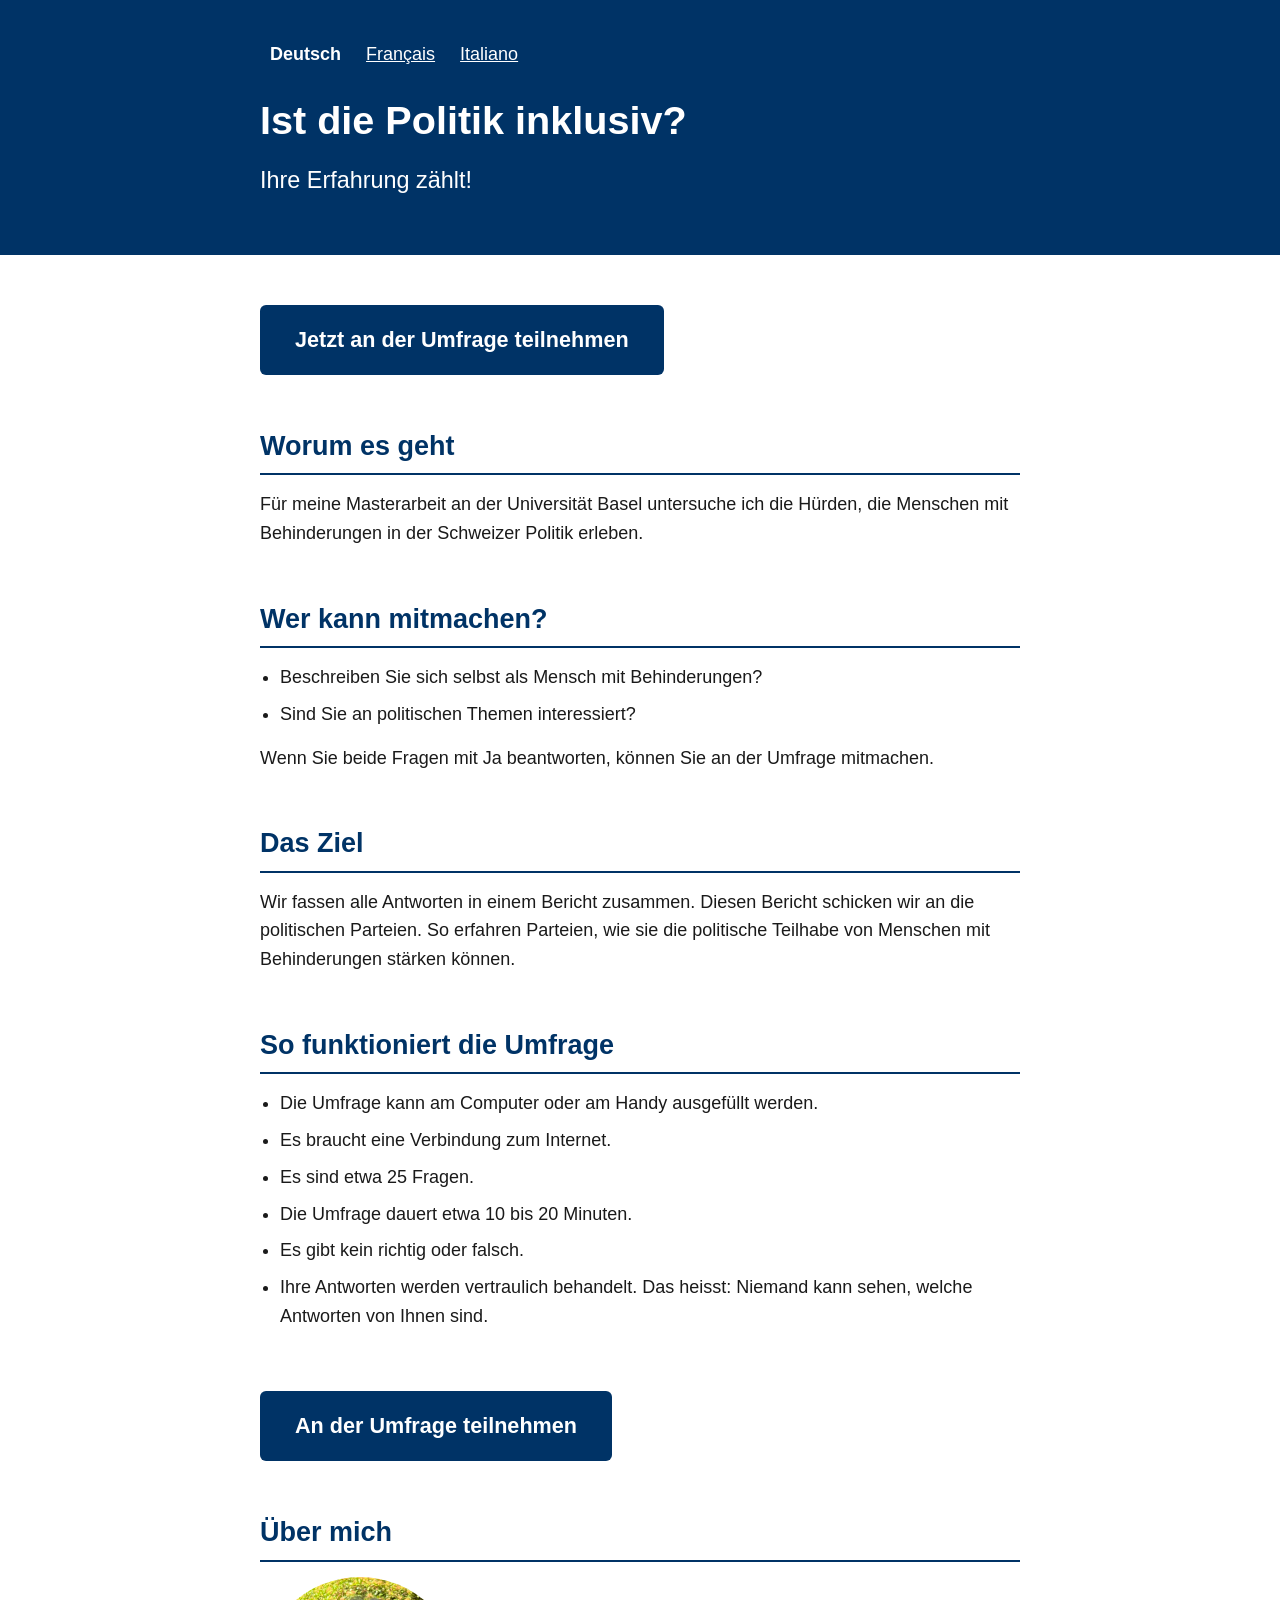
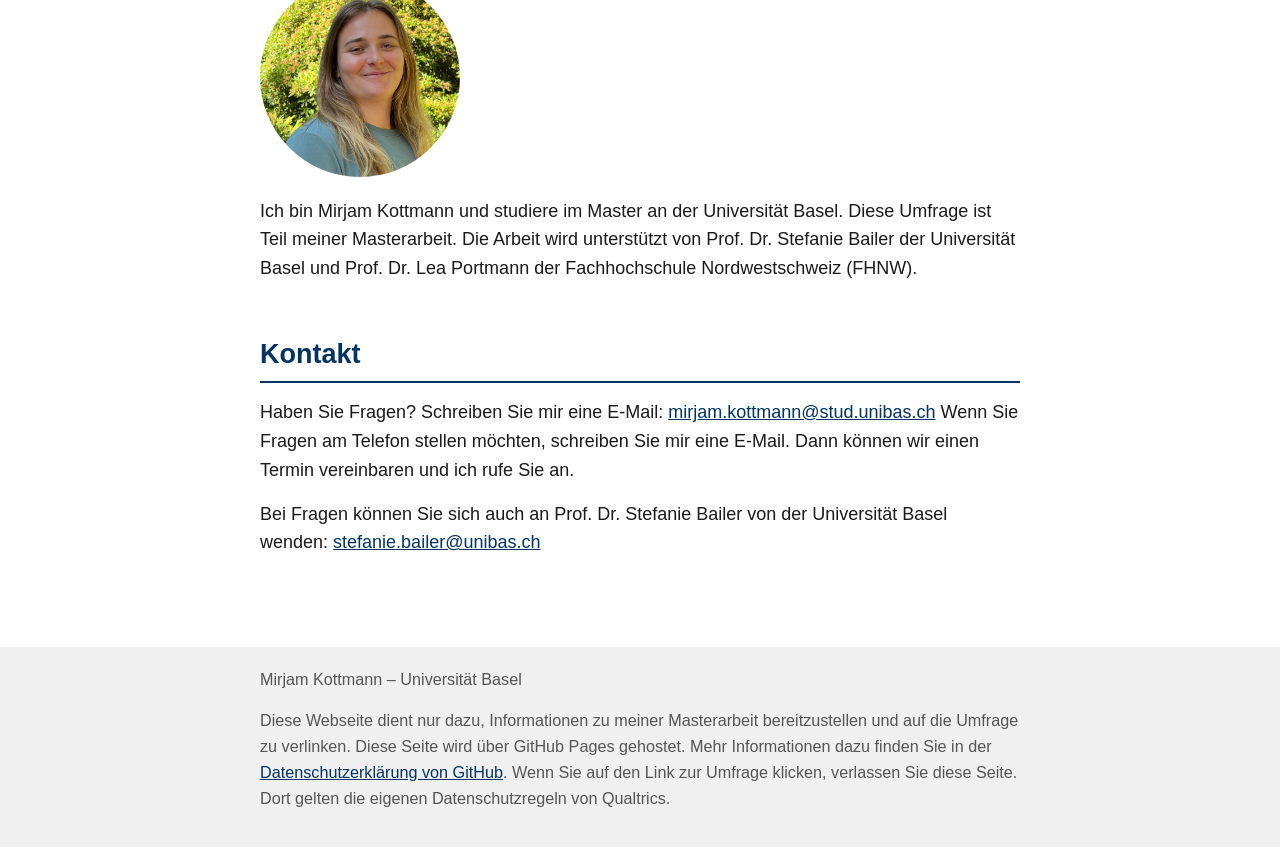
<file: index.html>
<!DOCTYPE html>
<html lang="de">
<head>
    <meta charset="UTF-8">
    <meta name="viewport" content="width=device-width, initial-scale=1.0">
    <meta name="robots" content="noindex">
    <title>Ist die Politik inklusiv? – Umfrage</title>
    <link rel="stylesheet" href="style.css">
</head>
<body>

    <header>
        <div class="header-inner">
        <nav aria-label="Sprachauswahl">
            <a href="index.html" aria-current="page">Deutsch</a>
            <a href="index-fr.html">Français</a>
            <a href="index-it.html">Italiano</a>
        </nav>
        <h1>Ist die Politik inklusiv?</h1>
        <p class="untertitel">Ihre Erfahrung zählt!</p>
        </div>
    </header>
    
    <main>
        <section class="umfrage-button">
    <a href="https://unibaslabss.eu.qualtrics.com/jfe/form/SV_eVTS7m2X1BOIshU" class="button" target="_blank" rel="noopener noreferrer">Jetzt an der Umfrage teilnehmen</a>
</section>

        <section>
            <h2>Worum es geht</h2>
            <p>Für meine Masterarbeit an der Universität Basel untersuche ich die Hürden, die Menschen mit Behinderungen in der Schweizer Politik erleben.</p>
        </section>

        <section>
            <h2>Wer kann mitmachen?</h2>
            <ul>
                <li>Beschreiben Sie sich selbst als Mensch mit Behinderungen?</li>
                <li>Sind Sie an politischen Themen interessiert?</li>
            </ul>
            <p>Wenn Sie beide Fragen mit Ja beantworten, können Sie an der Umfrage mitmachen.</p>
        </section>

        <section>
            <h2>Das Ziel</h2>
            <p>Wir fassen alle Antworten in einem Bericht zusammen. Diesen Bericht schicken wir an die politischen Parteien. So erfahren Parteien, wie sie die politische Teilhabe von Menschen mit Behinderungen stärken können.</p>
        </section>

        <section>
            <h2>So funktioniert die Umfrage</h2>
            <ul>
                <li>Die Umfrage kann am Computer oder am Handy ausgefüllt werden.</li>
                <li>Es braucht eine Verbindung zum Internet.</li>
                <li>Es sind etwa 25 Fragen.</li>
                <li>Die Umfrage dauert etwa 10 bis 20 Minuten.</li>
                <li>Es gibt kein richtig oder falsch.</li>
                <li>Ihre Antworten werden vertraulich behandelt. Das heisst: Niemand kann sehen, welche Antworten von Ihnen sind.</li>
            </ul>
        </section>

        <section class="umfrage-button">
            <a href="https://unibaslabss.eu.qualtrics.com/jfe/form/SV_eVTS7m2X1BOIshU" class="button" target="_blank" rel="noopener noreferrer"> An der Umfrage teilnehmen</a>
        </section>

        <section>
            <h2>Über mich</h2>
            <img src="foto.jpg" alt="Foto von Mirjam Kottmann">
            <p>Ich bin Mirjam Kottmann und studiere im Master an der Universität Basel. Diese Umfrage ist Teil meiner Masterarbeit. Die Arbeit wird unterstützt von Prof. Dr. Stefanie Bailer der Universität Basel und Prof. Dr. Lea Portmann der Fachhochschule Nordwestschweiz (FHNW).</p>
        </section>

        <section>
            <h2>Kontakt</h2>
            <p>Haben Sie Fragen? Schreiben Sie mir eine E-Mail: <a href="mailto:mirjam.kottmann@stud.unibas.ch">mirjam.kottmann@stud.unibas.ch</a> Wenn Sie Fragen am Telefon stellen möchten, schreiben Sie mir eine E-Mail. Dann können wir einen Termin vereinbaren und ich rufe Sie an.</p>
            <p>Bei Fragen können Sie sich auch an Prof. Dr. Stefanie Bailer von der Universität Basel wenden: <a href="mailto:stefanie.bailer@unibas.ch">stefanie.bailer@unibas.ch</a></p>
        </section>

    </main>

    <footer>
        <div class="footer-inner">
        <p>Mirjam Kottmann – Universität Basel</p>
        <p class="datenschutz">Diese Webseite dient nur dazu, Informationen zu meiner Masterarbeit bereitzustellen und auf die Umfrage zu verlinken. Diese Seite wird über GitHub Pages gehostet. Mehr Informationen dazu finden Sie in der <a href="https://docs.github.com/de/site-policy/privacy-policies/github-general-privacy-statement#automatically">Datenschutzerklärung von GitHub</a>. Wenn Sie auf den Link zur Umfrage klicken, verlassen Sie diese Seite. Dort gelten die eigenen Datenschutzregeln von Qualtrics.</p>
        </div>
    </footer>

</body>
</html>
</file>
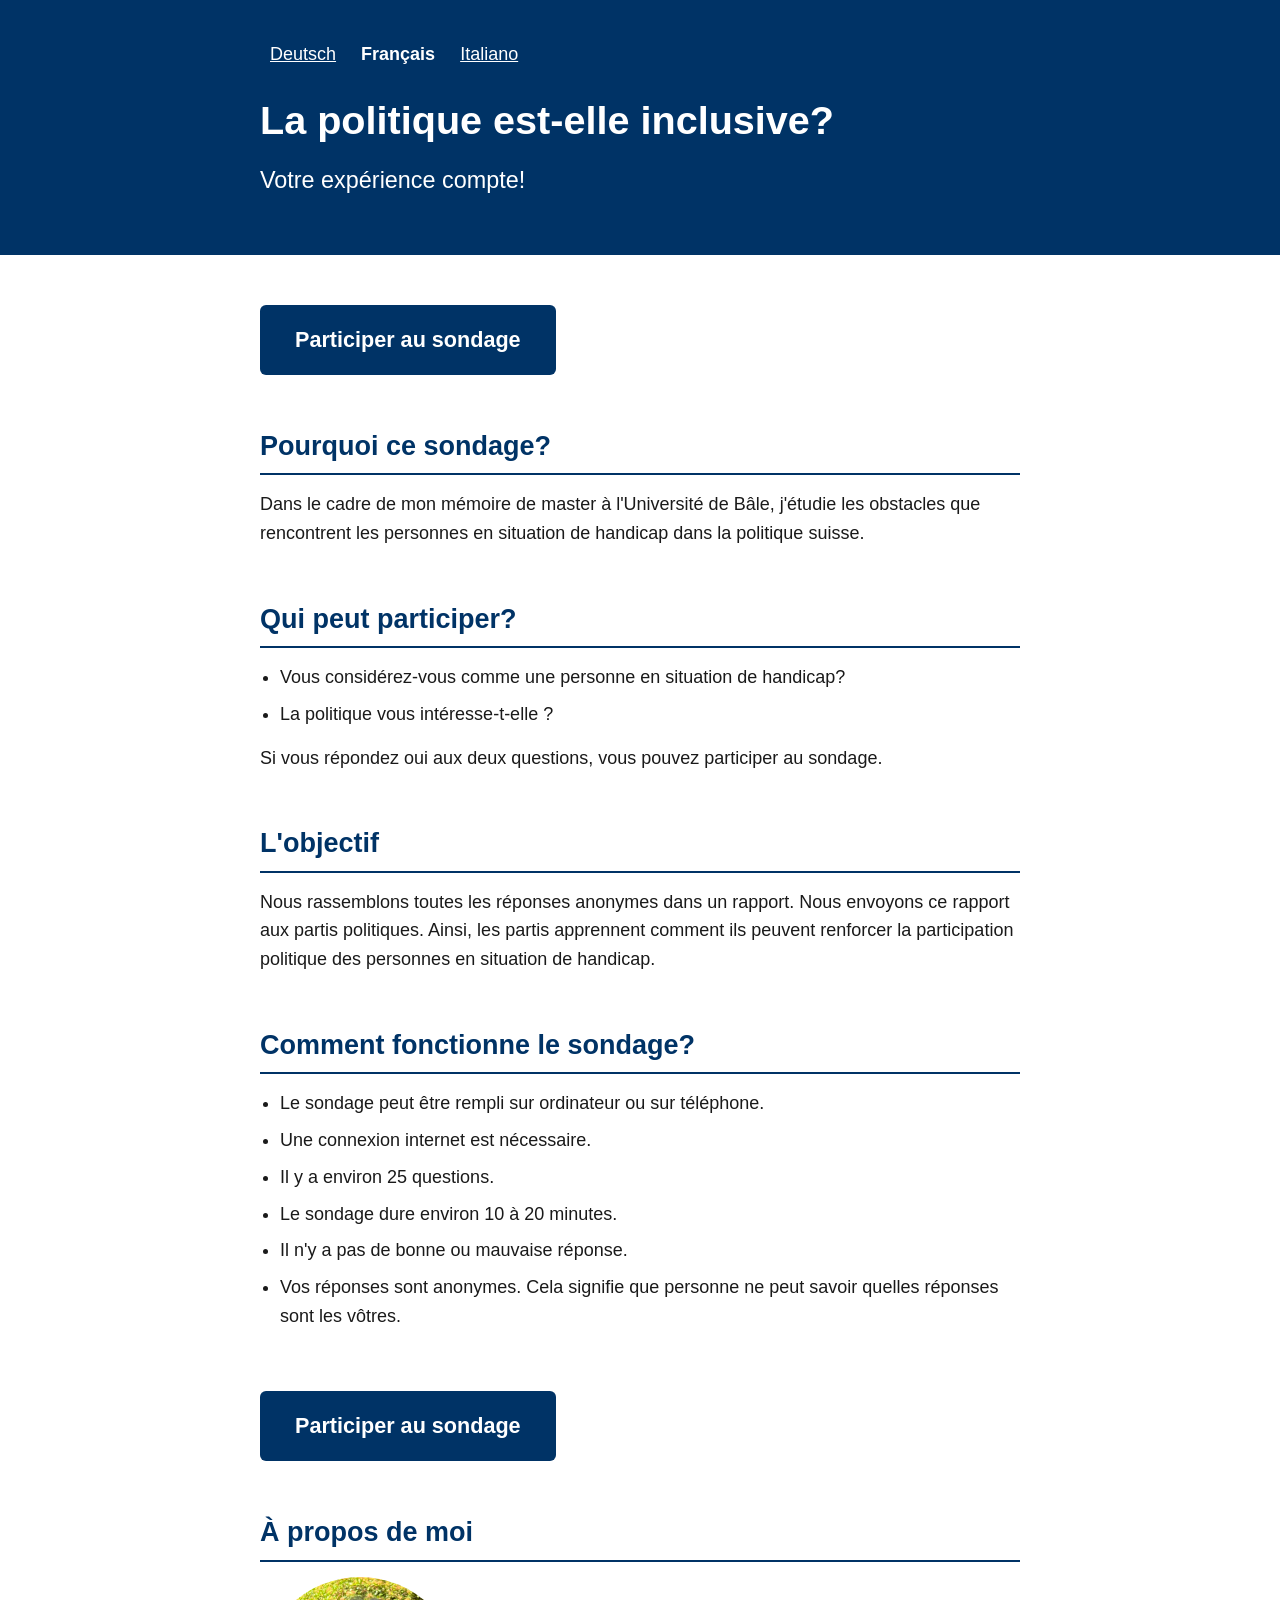
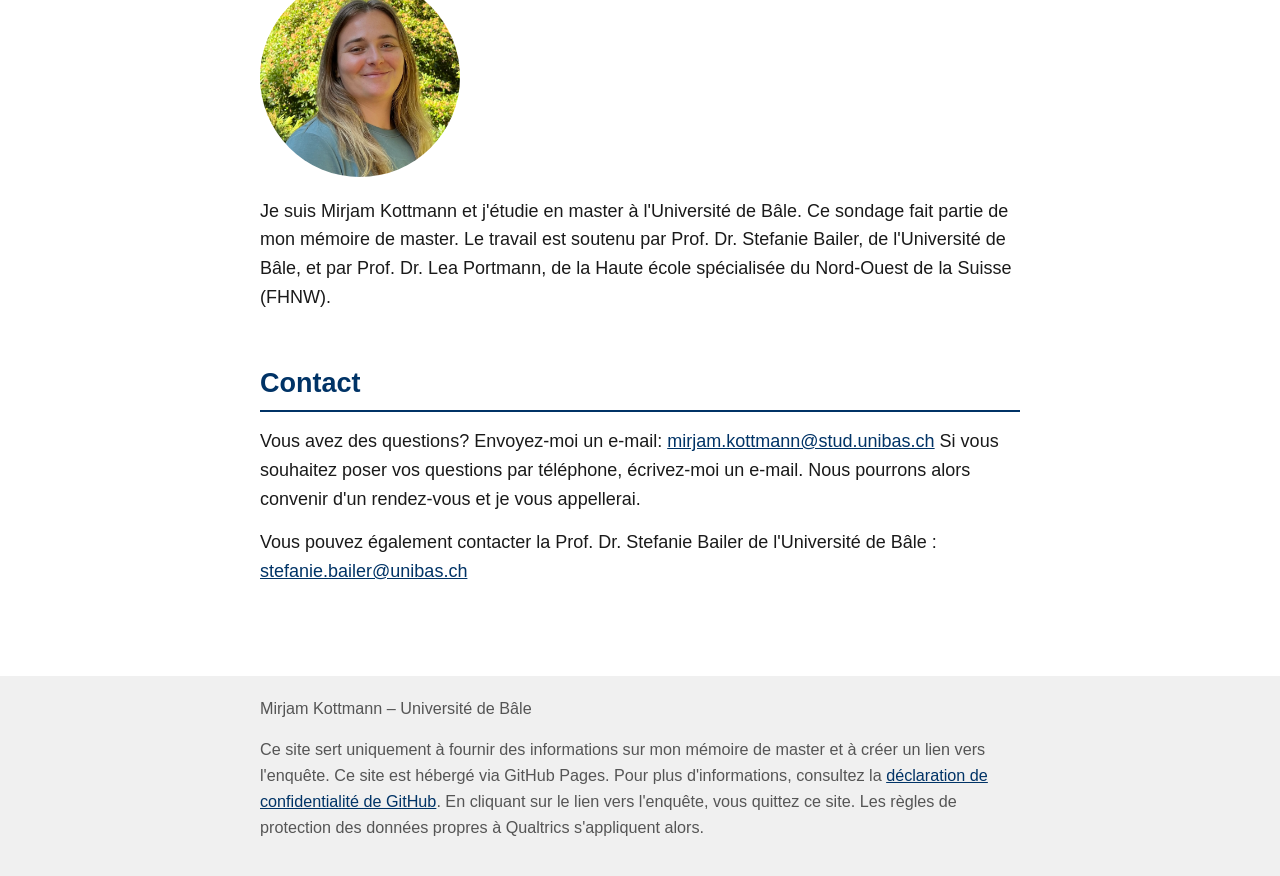
<file: index-fr.html>
<!DOCTYPE html>
<html lang="fr">
<head>
    <meta charset="UTF-8">
    <meta name="viewport" content="width=device-width, initial-scale=1.0">
    <meta name="robots" content="noindex">
    <title>La politique est-elle inclusive? – Sondage</title>
    <link rel="stylesheet" href="style.css">
</head>
<body>

    <header>
        <div class="header-inner">
        <nav aria-label="Choix de la langue">
            <a href="index.html">Deutsch</a>
            <a href="index-fr.html" aria-current="page">Français</a>
            <a href="index-it.html">Italiano</a>
        </nav>
        <h1>La politique est-elle inclusive?</h1>
        <p class="untertitel">Votre expérience compte!</p>
        </div>
    </header>

    <main>
        <section class="umfrage-button">
    <a href="https://unibaslabss.eu.qualtrics.com/jfe/form/SV_eVTS7m2X1BOIshU" class="button" target="_blank" rel="noopener noreferrer">Participer au sondage</a>
</section>

        <section>
            <h2>Pourquoi ce sondage?</h2>
            <p>Dans le cadre de mon mémoire de master à l'Université de Bâle, j'étudie les obstacles que rencontrent les personnes en situation de handicap dans la politique suisse.</p>
        </section>

        <section>
            <h2>Qui peut participer?</h2>
            <ul>
                <li>Vous considérez-vous comme une personne en situation de handicap?</li>
                <li>La politique vous intéresse-t-elle ?</li>
            </ul>
            <p>Si vous répondez oui aux deux questions, vous pouvez participer au sondage.</p>
        </section>

        <section>
            <h2>L'objectif</h2>
            <p>Nous rassemblons toutes les réponses anonymes dans un rapport. Nous envoyons ce rapport aux partis politiques. Ainsi, les partis apprennent comment ils peuvent renforcer la participation politique des personnes en situation de handicap.</p>
        </section>

        <section>
            <h2>Comment fonctionne le sondage?</h2>
            <ul>
                <li>Le sondage peut être rempli sur ordinateur ou sur téléphone.</li>
                <li>Une connexion internet est nécessaire.</li>
                <li>Il y a environ 25 questions.</li>
                <li>Le sondage dure environ 10 à 20 minutes.</li>
                <li>Il n'y a pas de bonne ou mauvaise réponse.</li>
                <li>Vos réponses sont anonymes. Cela signifie que personne ne peut savoir quelles réponses sont les vôtres.</li>
            </ul>
        </section>

        <section class="umfrage-button">
            <a href="https://unibaslabss.eu.qualtrics.com/jfe/form/SV_eVTS7m2X1BOIshU" class="button" target="_blank" rel="noopener noreferrer">Participer au sondage</a>
        </section>

        <section>
            <h2>À propos de moi</h2>
            <img src="foto.jpg" alt="Photo de Mirjam Kottmann">
            <p>Je suis Mirjam Kottmann et j'étudie en master à l'Université de Bâle. Ce sondage fait partie de mon mémoire de master. Le travail est soutenu par Prof. Dr. Stefanie Bailer, de l'Université de Bâle, et par Prof. Dr. Lea Portmann, de la Haute école spécialisée du Nord-Ouest de la Suisse (FHNW).</p>
        </section>

        <section>
            <h2>Contact</h2>
            <p>Vous avez des questions? Envoyez-moi un e-mail: <a href="mailto:mirjam.kottmann@stud.unibas.ch">mirjam.kottmann@stud.unibas.ch</a> Si vous souhaitez poser vos questions par téléphone, écrivez-moi un e-mail. Nous pourrons alors convenir d'un rendez-vous et je vous appellerai.</p>
            <p>Vous pouvez également contacter la Prof. Dr. Stefanie Bailer de l'Université de Bâle : <a href="mailto:stefanie.bailer@unibas.ch">stefanie.bailer@unibas.ch</a></p>
        </section>

    </main>

    <footer>
        <div class="footer-inner">
        <p>Mirjam Kottmann – Université de Bâle</p>
        <p class="datenschutz">Ce site sert uniquement à fournir des informations sur mon mémoire de master et à créer un lien vers l'enquête. Ce site est hébergé via GitHub Pages. Pour plus d'informations, consultez la <a href="https://docs.github.com/en/site-policy/privacy-policies/github-general-privacy-statement#automatically">déclaration de confidentialité de GitHub</a>. En cliquant sur le lien vers l'enquête, vous quittez ce site. Les règles de protection des données propres à Qualtrics s'appliquent alors.</p>
        </div>
    </footer>

</body>
</html>
</file>
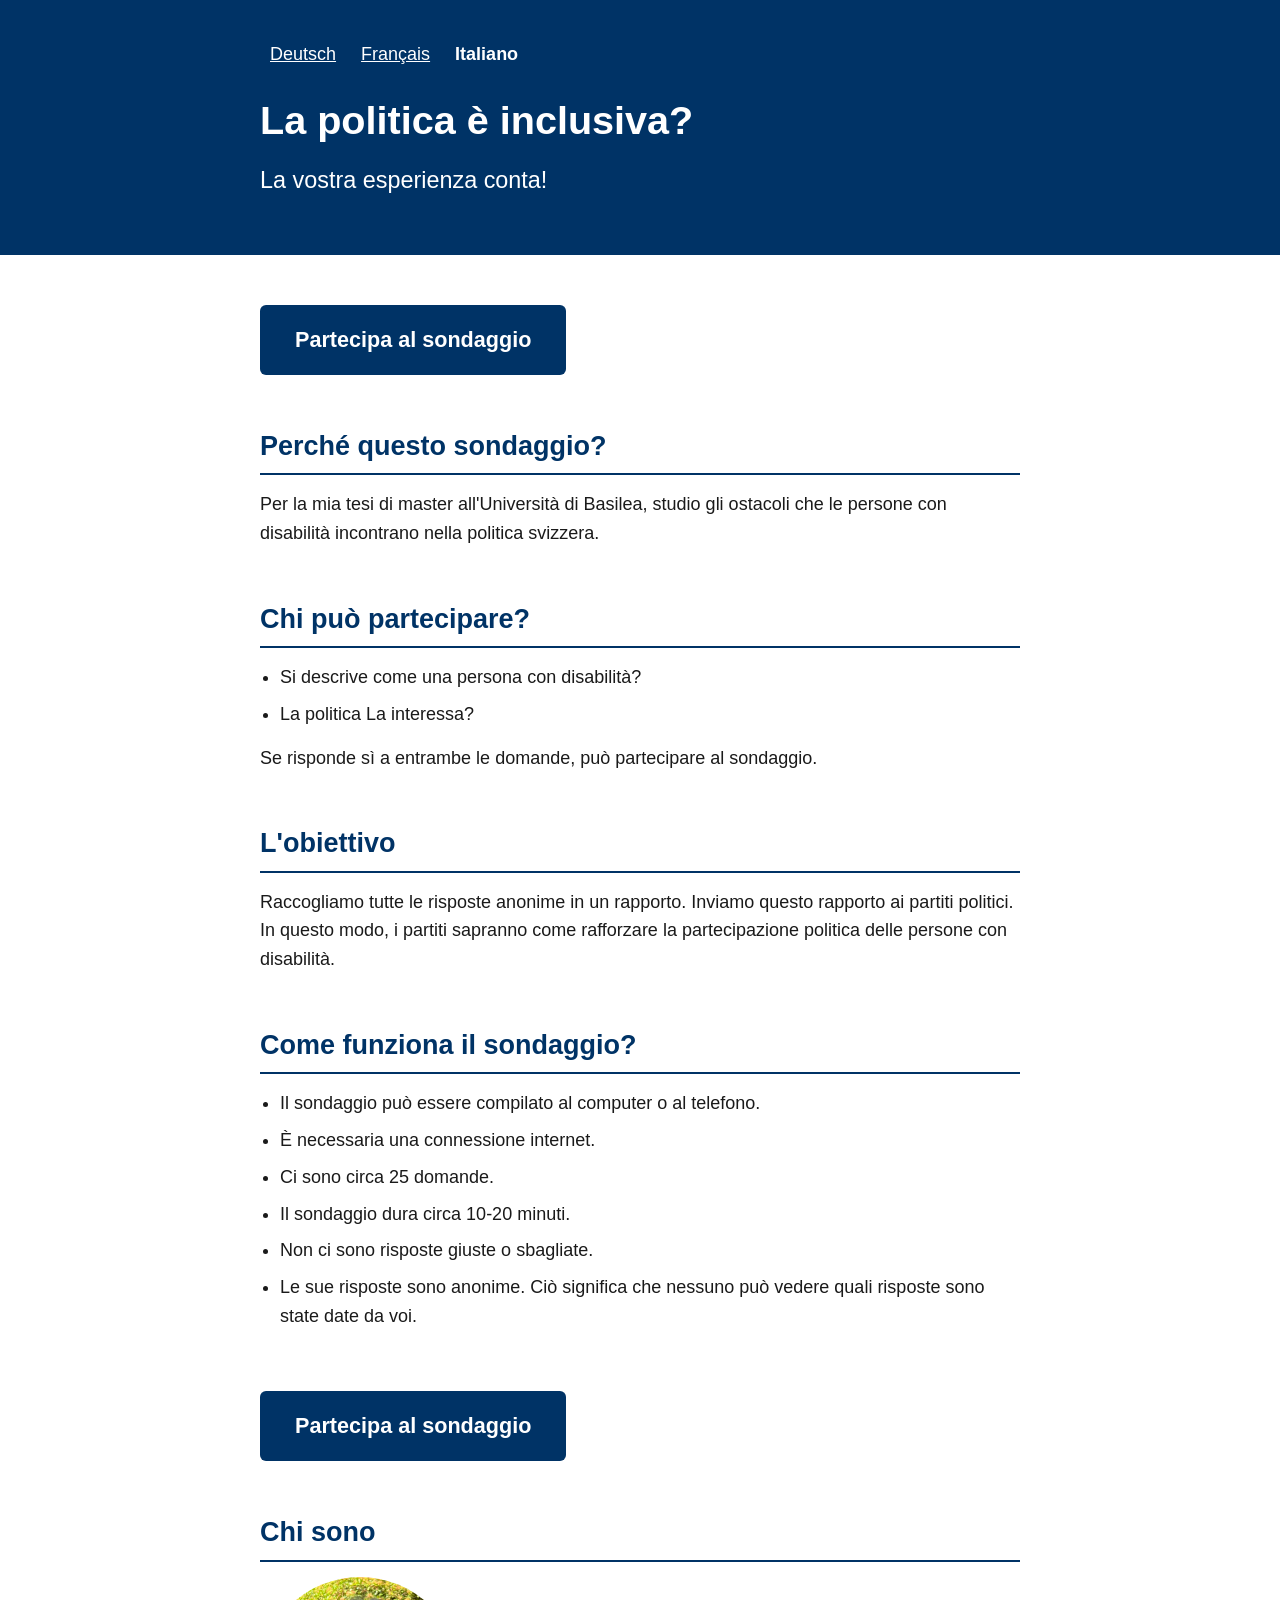
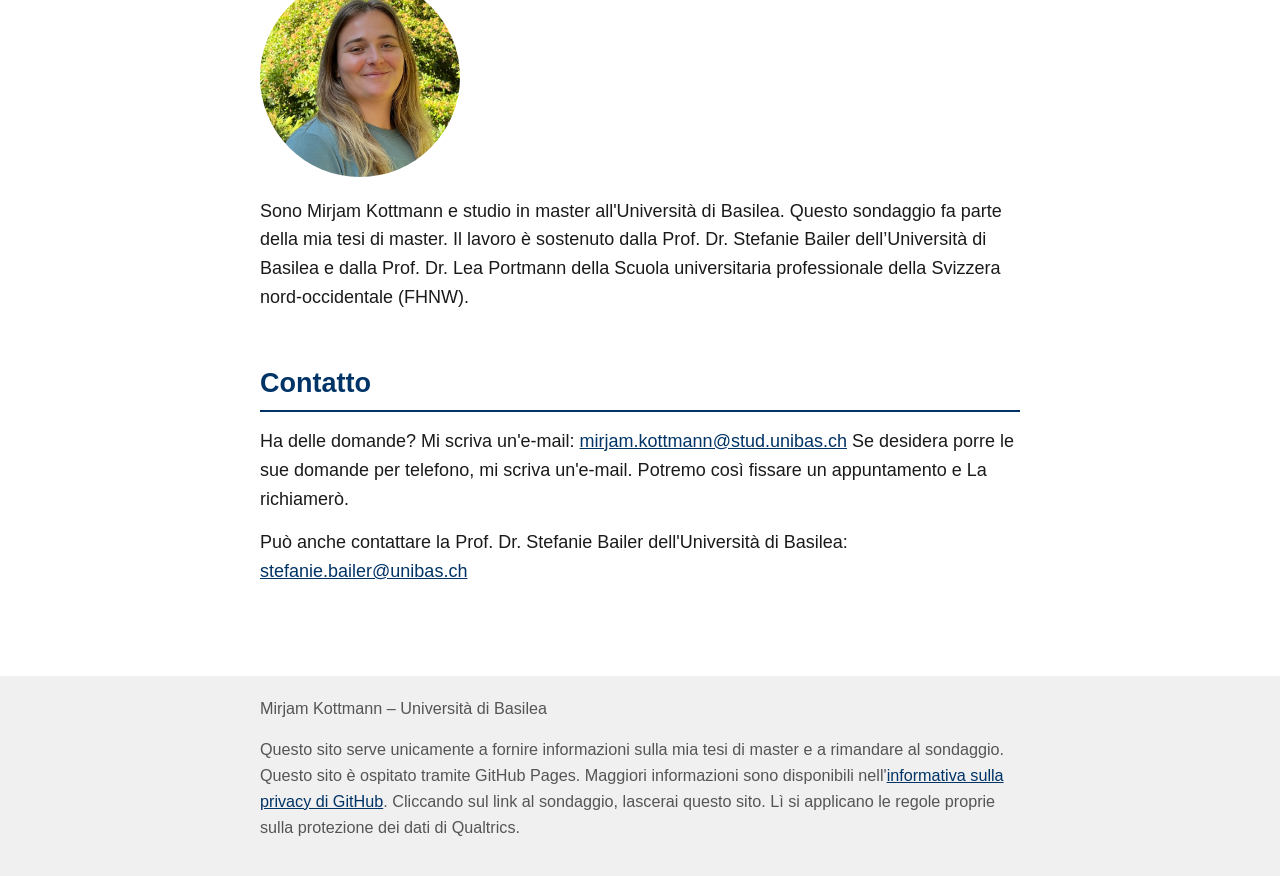
<file: index-it.html>
<!DOCTYPE html>
<html lang="it">
<head>
    <meta charset="UTF-8">
    <meta name="viewport" content="width=device-width, initial-scale=1.0">
    <meta name="robots" content="noindex">
    <title>La politica è inclusiva? – Sondaggio</title>
    <link rel="stylesheet" href="style.css">
</head>
<body>

    <header>
        <div class="header-inner">
        <nav aria-label="Scelta della lingua">
            <a href="index.html">Deutsch</a>
            <a href="index-fr.html">Français</a>
            <a href="index-it.html" aria-current="page">Italiano</a>
        </nav>
        <h1>La politica è inclusiva?</h1>
        <p class="untertitel">La vostra esperienza conta!</p>
        </div>
    </header>

    <main>
        <section class="umfrage-button">
    <a href="https://unibaslabss.eu.qualtrics.com/jfe/form/SV_eVTS7m2X1BOIshU" class="button" target="_blank" rel="noopener noreferrer">Partecipa al sondaggio</a>
</section>

        <section>
            <h2>Perché questo sondaggio?</h2>
            <p>Per la mia tesi di master all'Università di Basilea, studio gli ostacoli che le persone con disabilità incontrano nella politica svizzera.</p>
        </section>

        <section>
            <h2>Chi può partecipare?</h2>
            <ul>
                <li>Si descrive come una persona con disabilità?</li>
                <li>La politica La interessa?</li>
            </ul>
            <p>Se risponde sì a entrambe le domande, può partecipare al sondaggio.</p>
        </section>

        <section>
            <h2>L'obiettivo</h2>
            <p>Raccogliamo tutte le risposte anonime in un rapporto. Inviamo questo rapporto ai partiti politici. In questo modo, i partiti sapranno come rafforzare la partecipazione politica delle persone con disabilità.</p>
        </section>

        <section>
            <h2>Come funziona il sondaggio?</h2>
            <ul>
                <li>Il sondaggio può essere compilato al computer o al telefono.</li>
                <li>È necessaria una connessione internet.</li>
                <li>Ci sono circa 25 domande.</li>
                <li>Il sondaggio dura circa 10-20 minuti.</li>
                <li>Non ci sono risposte giuste o sbagliate.</li>
                <li>Le sue risposte sono anonime. Ciò significa che nessuno può vedere quali risposte sono state date da voi.</li>
            </ul>
        </section>

        <section class="umfrage-button">
            <a href="https://unibaslabss.eu.qualtrics.com/jfe/form/SV_eVTS7m2X1BOIshU" class="button" target="_blank" rel="noopener noreferrer">Partecipa al sondaggio</a>
        </section>

        <section>
            <h2>Chi sono</h2>
            <img src="foto.jpg" alt="Foto di Mirjam Kottmann">
            <p>Sono Mirjam Kottmann e studio in master all'Università di Basilea. Questo sondaggio fa parte della mia tesi di master. Il lavoro è sostenuto dalla Prof. Dr. Stefanie Bailer dell’Università di Basilea e dalla Prof. Dr. Lea Portmann della Scuola universitaria professionale della Svizzera nord-occidentale (FHNW).</p>
        </section>

        <section>
            <h2>Contatto</h2>
            <p>Ha delle domande? Mi scriva un'e-mail: <a href="mailto:mirjam.kottmann@stud.unibas.ch">mirjam.kottmann@stud.unibas.ch</a> Se desidera porre le sue domande per telefono, mi scriva un'e-mail. Potremo così fissare un appuntamento e La richiamerò.</p>
            <p>Può anche contattare la Prof. Dr. Stefanie Bailer dell'Università di Basilea: <a href="mailto:stefanie.bailer@unibas.ch">stefanie.bailer@unibas.ch</a></p>
        </section>

    </main>

    <footer>
        <div class="footer-inner">
        <p>Mirjam Kottmann – Università di Basilea</p>
        <p class="datenschutz">Questo sito serve unicamente a fornire informazioni sulla mia tesi di master e a rimandare al sondaggio. Questo sito è ospitato tramite GitHub Pages. Maggiori informazioni sono disponibili nell'<a href="https://docs.github.com/en/site-policy/privacy-policies/github-general-privacy-statement#automatically">informativa sulla privacy di GitHub</a>. Cliccando sul link al sondaggio, lascerai questo sito. Lì si applicano le regole proprie sulla protezione dei dati di Qualtrics.</p>
        </div>
    </footer>

</body>
</html>
</file>
<file: style.css>
/* Grundeinstellungen */
* {
    margin: 0;
    padding: 0;
    box-sizing: border-box;
}

body {
    font-family: 'Arial', sans-serif;
    font-size: 18px;
    line-height: 1.6;
    color: #1a1a1a;
    background-color: #ffffff;
}

/* Header */
header {
    background-color: #003366;
    color: #ffffff;
    padding: 40px 0;
    text-align: left;
}

header h1 {
    font-size: 2.2em;
    margin-top: 20px;
}

.untertitel {
    font-size: 1.3em;
    margin-top: 10px;
}

/* Sprachauswahl */
nav {
    margin-bottom: 10px;
}

nav a {
    color: #ffffff;
    text-decoration: underline;
    margin: 0 10px;
    font-size: 1em;
}

nav a[aria-current="page"] {
    font-weight: bold;
    text-decoration: none;
}

/* Hauptinhalt */
main {
    max-width: 800px;
    margin: 0 auto;
    padding: 40px 20px;
}

section {
    margin-bottom: 50px;
}

h2 {
    font-size: 1.5em;
    color: #003366;
    margin-bottom: 15px;
    border-bottom: 2px solid #003366;
    padding-bottom: 5px;
}

p {
    margin-bottom: 15px;
}

ul {
    margin-left: 20px;
    margin-bottom: 15px;
}

ul li {
    margin-bottom: 8px;
}

/* Foto */
img {
    width: 200px;
    height: 200px;
    object-fit: cover;
    object-position: 30% 15%;
    border-radius: 50%;
    display: block;
    margin-bottom: 20px;
}

/* Button */
.button {
    display: inline-block;
    background-color: #003366;
    color: #ffffff;
    padding: 18px 35px;
    text-decoration: none;
    font-size: 1.2em;
    font-weight: bold;
    border-radius: 6px;
    margin-top: 10px;
}

.button:hover {
    background-color: #00509e;
}

.button:focus {
    outline: 3px solid #ffcc00;
    outline-offset: 3px;
}

/* Links */
a {
    color: #003366;
}

a:focus {
    outline: 3px solid #ffcc00;
    outline-offset: 2px;
}

/* Footer */
footer {
    background-color: #f0f0f0;
    text-align: left;
    padding: 20px 0;
    font-size: 0.9em;
    color: #555555;
}

/* Mobile */
@media (max-width: 600px) {
    header h1 {
        font-size: 1.6em;
    }

    body {
        font-size: 17px;
    }
}
.umfrage-button {
    text-align: left;
}
.header-inner,
.footer-inner {
    max-width: 800px;
    margin: 0 auto;
    padding: 0 20px;
}
</file>
